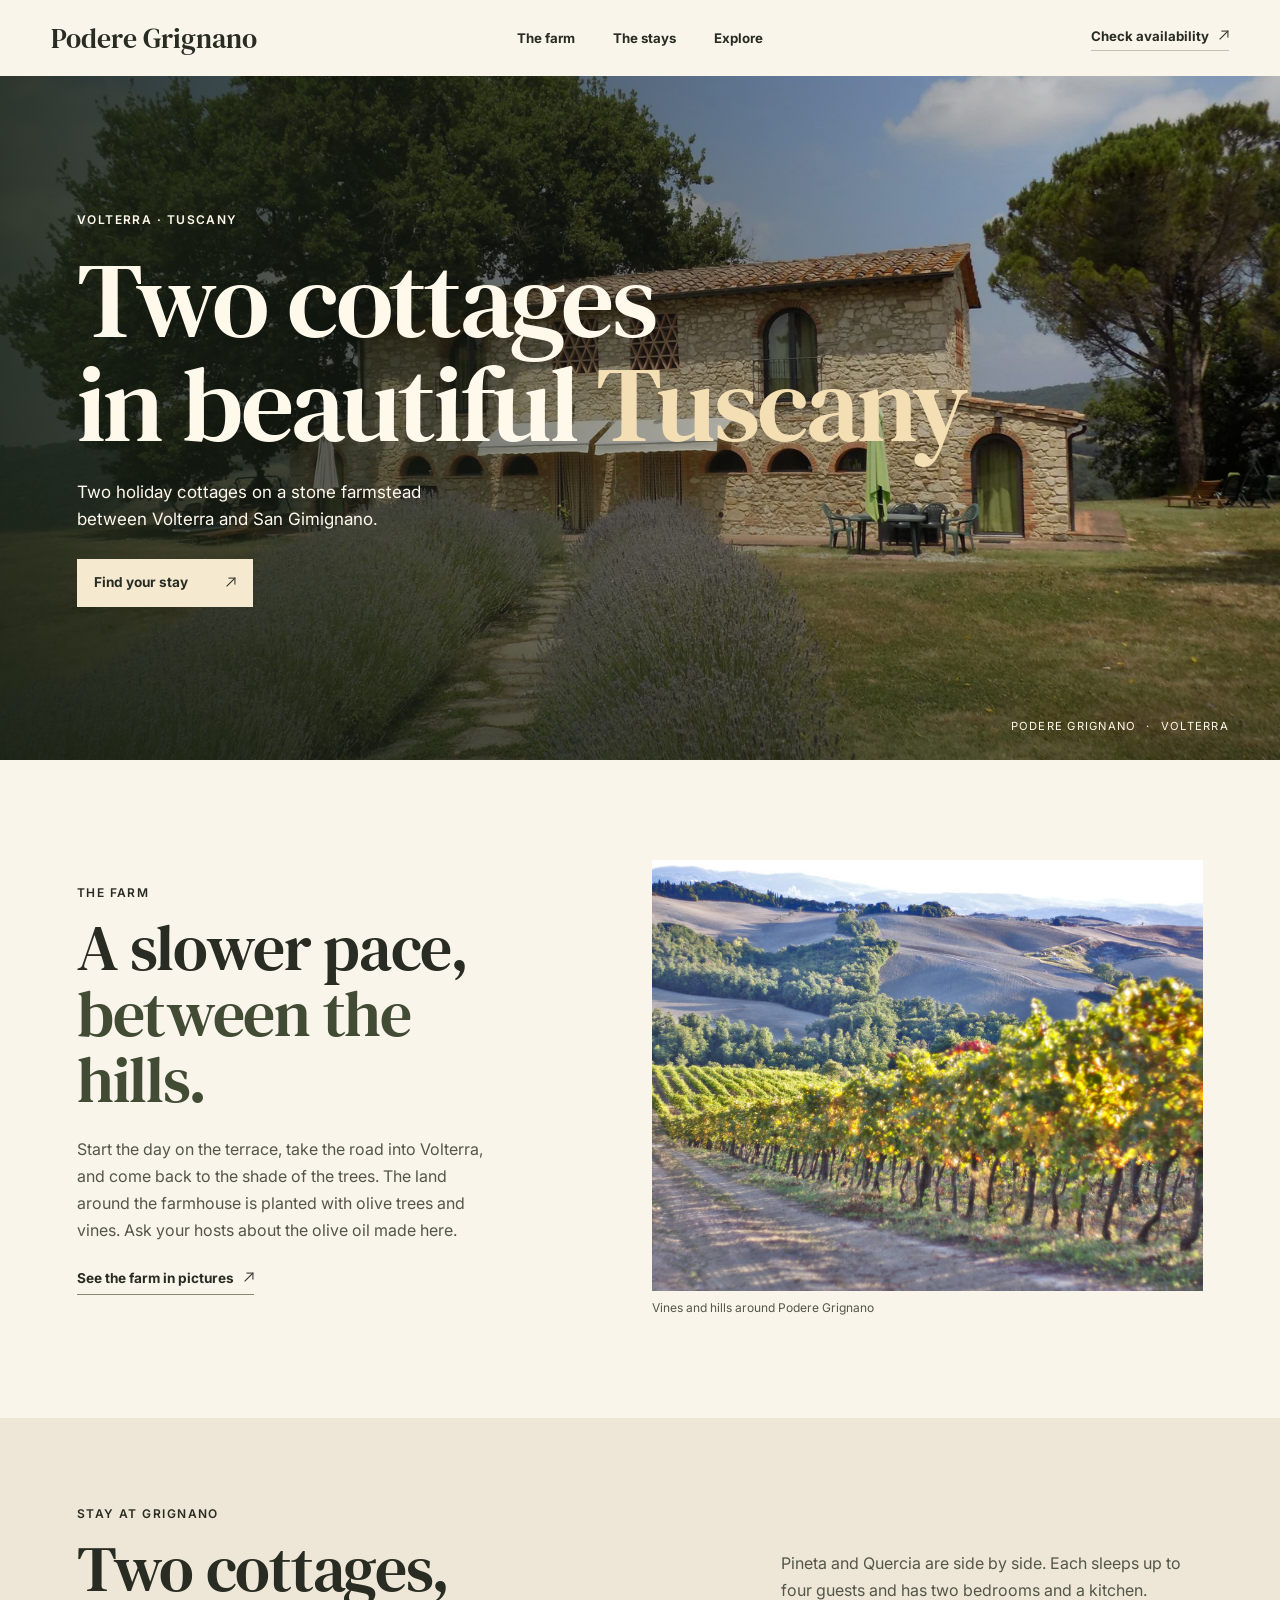
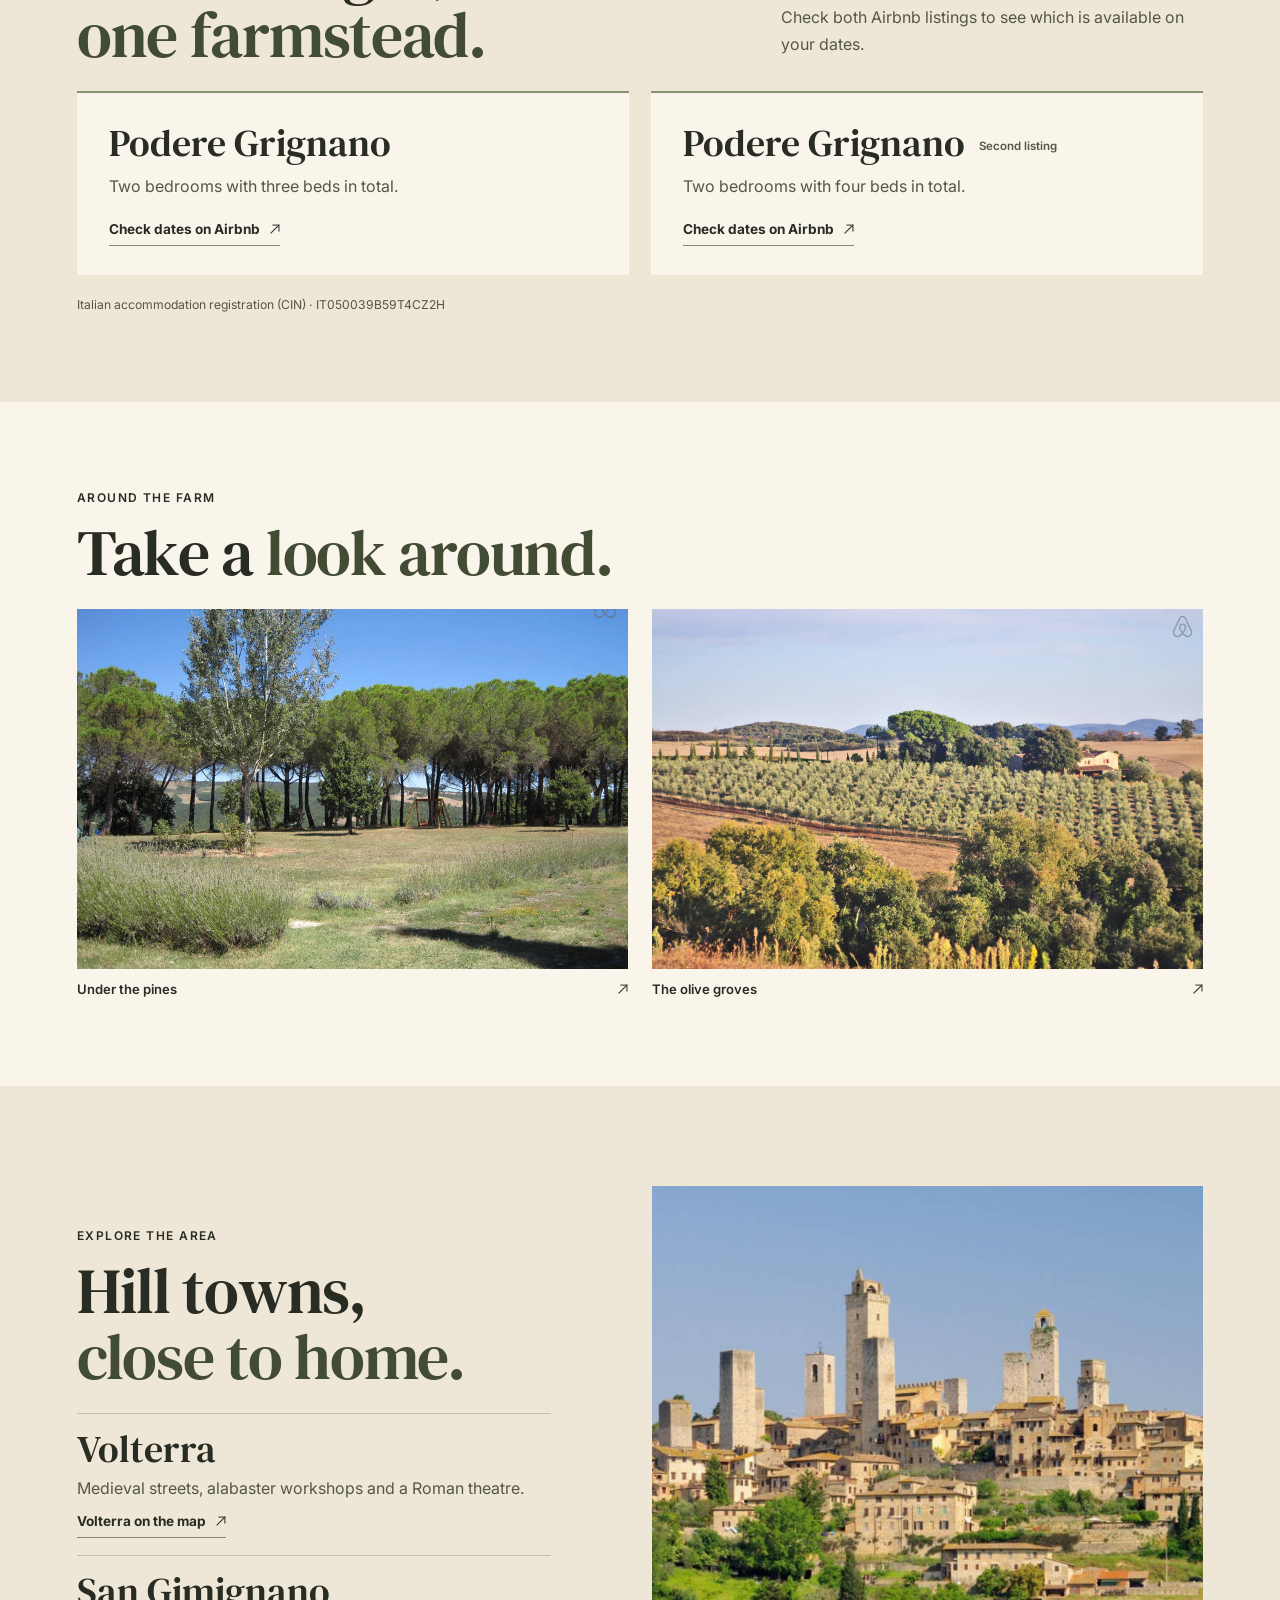
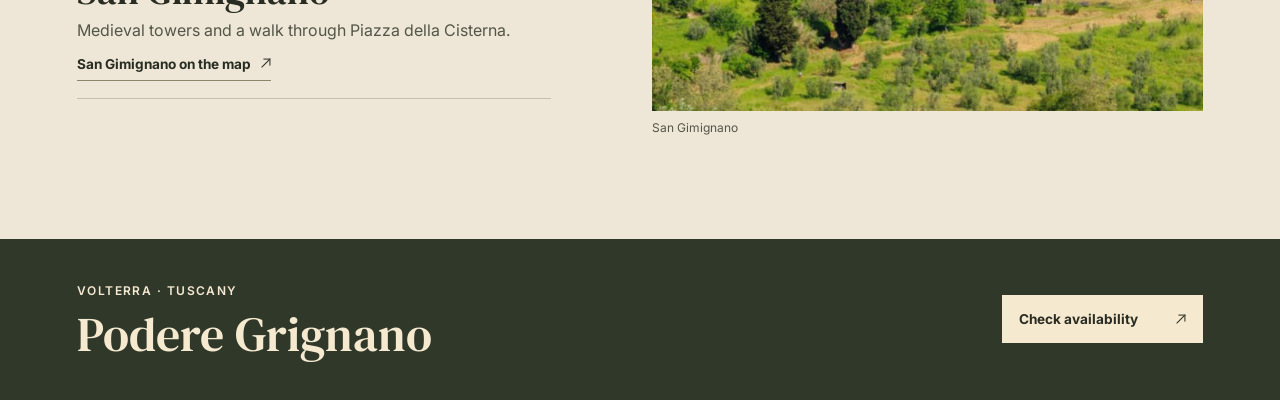
<file: index.html>
<!doctype html>
<html lang="en">
<head>
  <meta charset="utf-8">
  <meta name="viewport" content="width=device-width, initial-scale=1">
  <meta name="theme-color" content="#30382a">
  <meta name="description" content="Two holiday cottages at Podere Grignano, a Tuscan farmstead in the countryside between Volterra and San Gimignano.">
  <title>Podere Grignano | A farm stay near Volterra, Tuscany</title>
  <link rel="preconnect" href="https://fonts.googleapis.com">
  <link rel="preconnect" href="https://fonts.gstatic.com" crossorigin>
  <link href="https://fonts.googleapis.com/css2?family=DM+Serif+Text&amp;family=Inter:wght@400;500;600;700&amp;display=swap" rel="stylesheet">
  <link rel="stylesheet" href="styles.css">
  <script src="site.js" defer></script>
</head>
<body>
  <a class="skip" href="#main">Skip to content</a>
  <header class="header" id="top">
    <div class="header-inner">
      <a class="brand" href="#top">Podere <em>Grignano</em></a>
      <nav aria-label="Main navigation">
        <a href="#farm">The farm</a>
        <a href="#stays">The stays</a>
        <a href="#explore">Explore</a>
      </nav>
      <a class="header-book" href="#stays">Check availability <span class="arrow" aria-hidden="true"></span></a>
    </div>
  </header>
  <main id="main">
    <section class="hero" aria-labelledby="welcome">
      <img class="hero-image" src="images/farmhouse.webp" alt="Lavender-lined path leading to the stone farmhouse at Podere Grignano" width="1600" height="1200" fetchpriority="high">
      <div class="hero-content shell">
        <p class="kicker">Volterra · Tuscany</p>
        <h1 id="welcome">Two cottages<br>in beautiful <em>Tuscany</em></h1>
        <p class="hero-text">Two holiday cottages on a stone farmstead between Volterra and San Gimignano.</p>
        <a class="button" href="#stays">Find your stay <span class="arrow" aria-hidden="true"></span></a>
      </div>
      <div class="hero-note">Podere Grignano <span aria-hidden="true">·</span> Volterra</div>
    </section>

    <section class="intro shell" id="farm">
      <div class="intro-copy">
        <p class="kicker">The farm</p>
        <h2>A slower pace,<br><em>between the hills.</em></h2>
        <p>Start the day on the terrace, take the road into Volterra, and come back to the shade of the trees. The land around the farmhouse is planted with olive trees and vines. Ask your hosts about the olive oil made here.</p>
        <a class="text-link" href="#gallery">See the farm in pictures <span class="arrow" aria-hidden="true"></span></a>
      </div>
      <figure class="intro-photo">
        <img src="images/about.jpg" width="1024" height="683" loading="lazy" alt="Vineyard rows with wooded Tuscan hills in the distance">
        <figcaption>Vines and hills around Podere Grignano</figcaption>
      </figure>
    </section>

    <section class="stays" id="stays">
      <div class="shell">
        <div class="section-heading">
          <div>
            <p class="kicker">Stay at Grignano</p>
            <h2>Two cottages,<br><em>one farmstead.</em></h2>
          </div>
          <p>Pineta and Quercia are side by side. Each sleeps up to four guests and has two bedrooms and a kitchen. Check both Airbnb listings to see which is available on your dates.</p>
        </div>
        <div class="stay-grid">
          <article class="stay">
            <h3>Podere Grignano</h3>
            <p>Two bedrooms with three beds in total.</p>
            <a class="text-link" href="https://www.airbnb.com/rooms/221158">Check dates on Airbnb <span class="arrow" aria-hidden="true"></span></a>
          </article>
          <article class="stay">
            <h3>Podere Grignano <span>Second listing</span></h3>
            <p>Two bedrooms with four beds in total.</p>
            <a class="text-link" href="https://www.airbnb.com/rooms/2635783">Check dates on Airbnb <span class="arrow" aria-hidden="true"></span></a>
          </article>
        </div>
        <p class="registration">Italian accommodation registration (CIN) · IT050039B59T4CZ2H</p>
      </div>
    </section>

    <section class="gallery shell" id="gallery">
      <p class="kicker">Around the farm</p>
      <h2>Take a <em>look around.</em></h2>
      <div class="gallery-grid">
        <a class="gallery-photo" href="images/gallery-02.jpg">
          <img src="images/gallery-02.jpg" width="910" height="683" loading="lazy" alt="Pine trees and a sunny lawn at Podere Grignano">
          <span>Under the pines <span class="arrow" aria-hidden="true"></span></span>
        </a>
        <a class="gallery-photo" href="images/gallery-03.jpg">
          <img src="images/gallery-03.jpg" width="1024" height="683" loading="lazy" alt="Olive trees across fields beneath the Tuscan hills">
          <span>The olive groves <span class="arrow" aria-hidden="true"></span></span>
        </a>
      </div>
    </section>

    <section class="explore" id="explore">
      <div class="shell explore-inner">
        <div>
          <p class="kicker">Explore the area</p>
          <h2>Hill towns,<br><em>close to home.</em></h2>
          <div class="destinations">
            <div><h3>Volterra</h3><p>Medieval streets, alabaster workshops and a Roman theatre.</p><a class="text-link" href="https://www.google.com/maps/search/?api=1&amp;query=Volterra%2C%20Italy">Volterra on the map <span class="arrow" aria-hidden="true"></span></a></div>
            <div><h3>San Gimignano</h3><p>Medieval towers and a walk through Piazza della Cisterna.</p><a class="text-link" href="https://www.google.com/maps/search/?api=1&amp;query=San%20Gimignano%2C%20Italy">San Gimignano on the map <span class="arrow" aria-hidden="true"></span></a></div>
          </div>
        </div>
        <figure>
          <img src="images/gallery-04.jpg" width="1024" height="683" loading="lazy" alt="Medieval towers rising above the hillside town of San Gimignano">
          <figcaption>San Gimignano</figcaption>
        </figure>
      </div>
    </section>
  </main>
  <footer class="footer">
    <div class="shell footer-inner">
      <div><p class="kicker">Volterra · Tuscany</p><p class="brand">Podere <em>Grignano</em></p></div>
      <a class="button" href="#stays">Check availability <span class="arrow" aria-hidden="true"></span></a>
    </div>
  </footer>
  <dialog class="lightbox" aria-label="Photo viewer">
    <form method="dialog"><button type="submit" aria-label="Close photo">×</button></form>
    <figure><img alt=""><figcaption></figcaption></figure>
  </dialog>
</body>
</html>
</file>
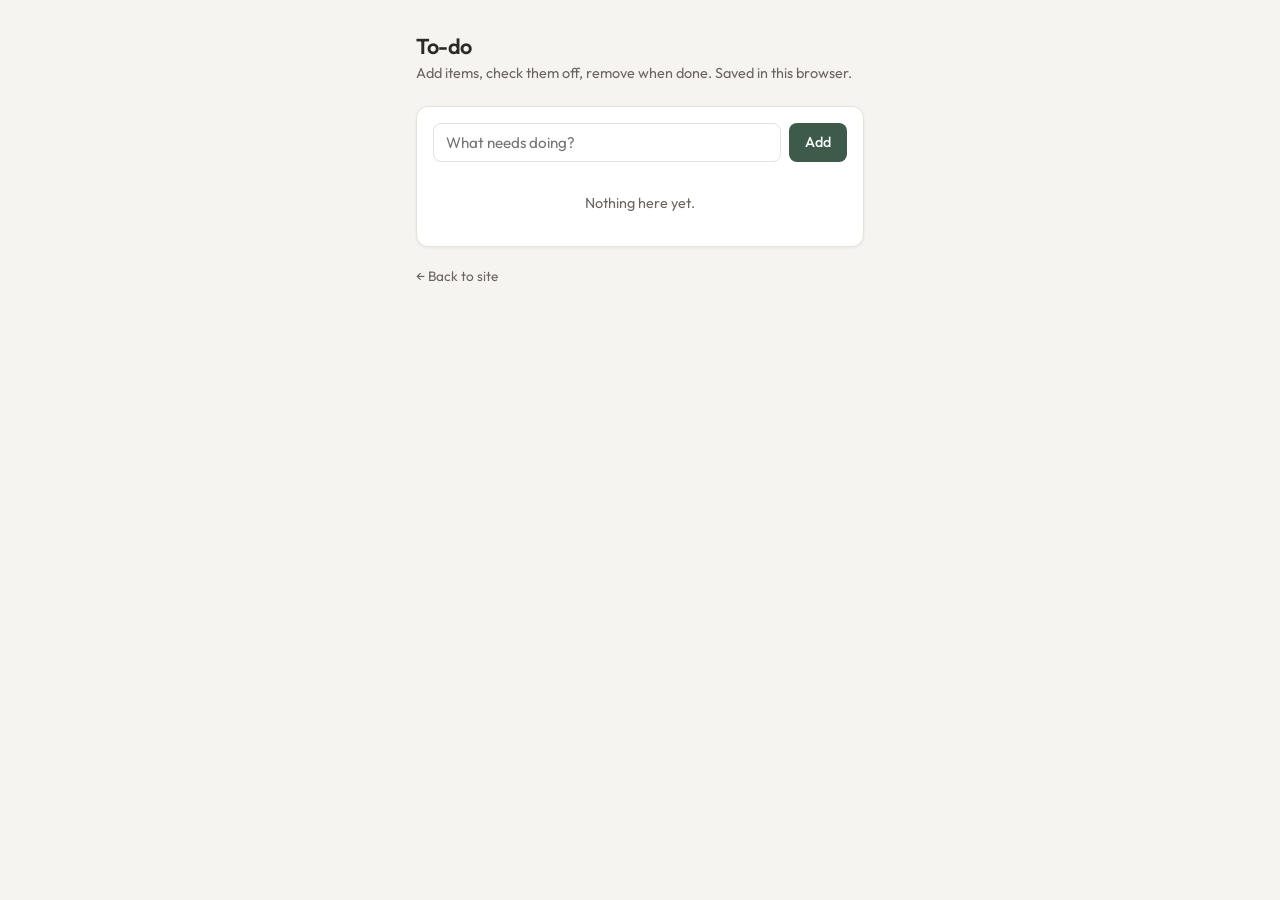
<file: todo.html>
<!DOCTYPE html>
<html lang="en">
<head>
  <meta charset="UTF-8" />
  <meta name="viewport" content="width=device-width, initial-scale=1.0" />
  <title>Small to-do</title>
  <link rel="preconnect" href="https://fonts.googleapis.com" />
  <link rel="preconnect" href="https://fonts.gstatic.com" crossorigin />
  <link href="https://fonts.googleapis.com/css2?family=Outfit:wght@400;500;600&display=swap" rel="stylesheet" />
  <style>
    :root {
      --bg: #f6f4f0;
      --card: #fff;
      --text: #2c2a26;
      --muted: #6b6560;
      --accent: #3d5a4a;
      --accent-hover: #324a3d;
      --line: #e5e2dc;
      --done: #9a948b;
    }
    * { box-sizing: border-box; }
    body {
      margin: 0;
      min-height: 100vh;
      font-family: "Outfit", system-ui, sans-serif;
      background: var(--bg);
      color: var(--text);
      padding: 2rem 1.25rem;
    }
    .wrap {
      max-width: 28rem;
      margin: 0 auto;
    }
    h1 {
      font-size: 1.35rem;
      font-weight: 600;
      margin: 0 0 0.25rem;
      letter-spacing: -0.02em;
    }
    .sub {
      color: var(--muted);
      font-size: 0.9rem;
      margin: 0 0 1.5rem;
    }
    .card {
      background: var(--card);
      border-radius: 12px;
      padding: 1rem;
      box-shadow: 0 1px 3px rgba(44, 42, 38, 0.06);
      border: 1px solid var(--line);
    }
    .row {
      display: flex;
      gap: 0.5rem;
      margin-bottom: 1rem;
    }
    input[type="text"] {
      flex: 1;
      border: 1px solid var(--line);
      border-radius: 8px;
      padding: 0.55rem 0.75rem;
      font: inherit;
      font-size: 0.95rem;
    }
    input[type="text"]:focus {
      outline: 2px solid var(--accent);
      outline-offset: 1px;
      border-color: transparent;
    }
    button.add {
      border: none;
      border-radius: 8px;
      padding: 0.55rem 1rem;
      font: inherit;
      font-weight: 500;
      font-size: 0.9rem;
      background: var(--accent);
      color: #fff;
      cursor: pointer;
    }
    button.add:hover {
      background: var(--accent-hover);
    }
    ul {
      list-style: none;
      margin: 0;
      padding: 0;
    }
    li {
      display: flex;
      align-items: center;
      gap: 0.6rem;
      padding: 0.5rem 0;
      border-bottom: 1px solid var(--line);
      font-size: 0.95rem;
    }
    li:last-child { border-bottom: none; }
    li label {
      flex: 1;
      display: flex;
      align-items: center;
      gap: 0.55rem;
      cursor: pointer;
      min-width: 0;
    }
    li input[type="checkbox"] {
      width: 1.05rem;
      height: 1.05rem;
      accent-color: var(--accent);
      flex-shrink: 0;
    }
    li span.text {
      word-break: break-word;
    }
    li.done span.text {
      color: var(--done);
      text-decoration: line-through;
    }
    button.del {
      border: none;
      background: transparent;
      color: var(--muted);
      font: inherit;
      font-size: 0.8rem;
      cursor: pointer;
      padding: 0.25rem 0.35rem;
      border-radius: 4px;
    }
    button.del:hover {
      color: #c45c4a;
      background: rgba(196, 92, 74, 0.08);
    }
    .empty {
      color: var(--muted);
      font-size: 0.9rem;
      text-align: center;
      padding: 1rem 0 0.25rem;
    }
    .back {
      display: inline-block;
      margin-top: 1.25rem;
      font-size: 0.85rem;
      color: var(--muted);
      text-decoration: none;
    }
    .back:hover { color: var(--accent); }
  </style>
</head>
<body>
  <div class="wrap">
    <h1>To-do</h1>
    <p class="sub">Add items, check them off, remove when done. Saved in this browser.</p>
    <div class="card">
      <form class="row" id="form" autocomplete="off">
        <input type="text" id="input" placeholder="What needs doing?" maxlength="200" aria-label="New task" />
        <button type="submit" class="add">Add</button>
      </form>
      <ul id="list" aria-live="polite"></ul>
      <p class="empty" id="empty" hidden>Nothing here yet.</p>
    </div>
    <a class="back" href="index.html">← Back to site</a>
  </div>
  <script>
    (function () {
      var KEY = "small-todo-v1";
      var listEl = document.getElementById("list");
      var emptyEl = document.getElementById("empty");
      var inputEl = document.getElementById("input");
      var formEl = document.getElementById("form");

      function load() {
        try {
          var raw = localStorage.getItem(KEY);
          var data = raw ? JSON.parse(raw) : [];
          return Array.isArray(data) ? data : [];
        } catch (e) {
          return [];
        }
      }

      function save(items) {
        localStorage.setItem(KEY, JSON.stringify(items));
      }

      function render() {
        var items = load();
        listEl.innerHTML = "";
        emptyEl.hidden = items.length > 0;
        items.forEach(function (item, i) {
          var li = document.createElement("li");
          if (item.done) li.className = "done";

          var label = document.createElement("label");
          var cb = document.createElement("input");
          cb.type = "checkbox";
          cb.checked = item.done;
          cb.addEventListener("change", function () {
            var all = load();
            if (all[i]) {
              all[i].done = cb.checked;
              save(all);
              render();
            }
          });
          var span = document.createElement("span");
          span.className = "text";
          span.textContent = item.text;
          label.appendChild(cb);
          label.appendChild(span);
          li.appendChild(label);

          var del = document.createElement("button");
          del.type = "button";
          del.className = "del";
          del.textContent = "Remove";
          del.addEventListener("click", function () {
            var all = load();
            all.splice(i, 1);
            save(all);
            render();
          });
          li.appendChild(del);

          listEl.appendChild(li);
        });
      }

      formEl.addEventListener("submit", function (e) {
        e.preventDefault();
        var text = inputEl.value.trim();
        if (!text) return;
        var items = load();
        items.push({ text: text, done: false });
        save(items);
        inputEl.value = "";
        inputEl.focus();
        render();
      });

      render();
    })();
  </script>
</body>
</html>
</file>
<file: styles.css>
:root {
  --paper: #f9f5eb;
  --linen: #eee7d7;
  --ink: #292c22;
  --olive: #424b34;
  --muted: #535648;
  --rule: #c7bfae;
  --display: 'DM Serif Text', Georgia, serif;
  --body: Inter, system-ui, sans-serif;
}

* { box-sizing: border-box; }
html { scroll-behavior: smooth; }
body { margin: 0; color: var(--ink); background: var(--paper); font: 16px/1.7 var(--body); }
img { display: block; width: 100%; height: auto; }
a { color: inherit; text-decoration: none; }
button { font: inherit; }
:focus-visible { outline: 2px solid currentColor; outline-offset: 5px; }
h1, h2, h3, p, figure { margin: 0; }
h1, h2, h3, .brand { font-family: var(--display); font-weight: 400; }
h2 { font-size: clamp(2.5rem, 5vw, 4.55rem); line-height: 1.03; letter-spacing: -.02em; margin: .18em 0 .36em; }
h2 em, .brand em { font-style: normal; }
h2 em { color: var(--olive); }
h3 { font-size: clamp(1.65rem, 3vw, 2.5rem); line-height: 1.1; }
section[id] { scroll-margin-top: 20px; }
.shell { width: min(1160px, 88%); margin-inline: auto; }
.kicker { font-size: .75rem; letter-spacing: .12em; text-transform: uppercase; font-weight: 600; }
.skip { position: fixed; z-index: 5; top: 10px; left: 10px; background: var(--paper); padding: 9px 14px; transform: translateY(-150%); }
.skip:focus { transform: none; }

.header-inner { width: 92%; min-height: 76px; margin: auto; display: grid; grid-template-columns: 1fr auto 1fr; align-items: center; gap: 23px; }
.brand { font-size: 1.75rem; line-height: 1; white-space: nowrap; }
.header nav { display: flex; gap: clamp(15px, 3vw, 44px); }
.header nav a, .header-book { font-size: .83rem; font-weight: 700; }
.header nav a:hover, .header-book:hover { color: #687054; }
.header-book { justify-self: end; border-bottom: 1px solid var(--rule); padding-bottom: 3px; }

.hero { position: relative; isolation: isolate; overflow: hidden; min-height: clamp(530px, 76svh, 850px); display: grid; align-items: center; color: #fff9ec; background: var(--olive); }
.hero-image, .hero::after { position: absolute; inset: 0; z-index: -1; width: 100%; height: 100%; }
.hero-image { object-fit: cover; object-position: center 53%; }
.hero::after { content: ''; background: linear-gradient(90deg, #172014d9, #1c211b66 52%, #1b211311 82%), linear-gradient(0deg, #171c1473, transparent 34%); }
.hero-content { padding: 64px 0 83px; }
.hero h1 { margin: .16em 0 .22em; font-size: clamp(4.5rem, 8.3vw, 7.5rem); line-height: .98; letter-spacing: -.025em; }
.hero h1 em { color: #f4dfb5; font-style: normal; }
.hero-text { max-width: 390px; font-size: 1.0625rem; line-height: 1.6; }
.button { display: inline-flex; align-items: center; justify-content: space-between; gap: 37px; background: #f5e9d0; color: var(--ink); padding: 12px 17px; min-height: 48px; font-weight: 700; font-size: .85rem; }
.hero .button { margin-top: 25px; }
.button:hover { background: #fff7e7; }
.hero-note { position: absolute; right: 4%; bottom: 24px; font-size: .7rem; letter-spacing: .11em; text-transform: uppercase; }
.hero-note span { padding: 0 6px; }

.intro, .explore-inner { display: grid; grid-template-columns: .86fr 1fr; gap: 9%; align-items: center; padding-block: 100px; }
.intro-copy > p:not(.kicker), .section-heading > p { max-width: 410px; color: var(--muted); }
.text-link { display: inline-block; padding-bottom: 4px; border-bottom: 1px solid #8c866e; font-size: .85rem; font-weight: 700; }
.text-link .arrow, .header-book .arrow { margin-left: 6px; }
.arrow { display: inline-block; position: relative; align-self: center; width: 11px; height: 11px; transform: rotate(-45deg); vertical-align: -.04em; }
.arrow::before { content: ''; position: absolute; inset: 5px 0 auto; border-top: 1px solid; }
.arrow::after { content: ''; position: absolute; right: 0; top: 2px; width: 6px; height: 6px; border-right: 1px solid; border-top: 1px solid; transform: rotate(45deg); }
.text-link:hover { border-color: currentColor; color: #596947; }
.intro .text-link { margin-top: 22px; }
.intro-photo img, .explore figure img { aspect-ratio: 1.28; object-fit: cover; background: var(--linen); }
figcaption { margin-top: 7px; font-size: .75rem; color: var(--muted); }

.stays, .explore { background: var(--linen); }
.stays, .gallery { padding-block: 86px; }
.section-heading { display: grid; grid-template-columns: 1fr .7fr; gap: 9%; align-items: end; }
.section-heading > p { padding-bottom: 32px; }
.stay-grid { display: grid; grid-template-columns: 1fr 1fr; gap: 22px; }
.stay { background: var(--paper); border-top: 2px solid #899373; padding: 29px 32px; }
.stay p { margin-top: 9px; color: var(--muted); }
.stay h3 span { display: inline-block; margin-left: 6px; font: 600 .72rem var(--body); color: var(--muted); vertical-align: middle; }
.stay .text-link { margin-top: 18px; }
.registration { margin-top: 20px; font-size: .76rem; color: var(--muted); }

.gallery-grid { display: grid; grid-template-columns: 1fr 1fr; gap: 24px; }
.gallery-photo { display: block; }
.gallery-photo img { aspect-ratio: 1.53; object-fit: cover; background: var(--linen); }
.gallery-photo > span { display: flex; justify-content: space-between; padding-top: 9px; font-size: .82rem; font-weight: 600; }
.gallery-photo:hover > span { text-decoration: underline; }
.lightbox { max-width: min(950px, calc(100% - 32px)); max-height: calc(100% - 28px); padding: 0; border: 0; background: var(--paper); color: var(--ink); }
.lightbox::backdrop { background: #151810e8; }
.lightbox form { position: absolute; right: 10px; top: 10px; }
.lightbox button { border: 0; border-radius: 50%; width: 42px; height: 42px; line-height: 1; background: var(--paper); color: var(--ink); font-size: 1.8rem; cursor: pointer; }
.lightbox img { max-height: 76vh; object-fit: contain; background: #22271d; }
.lightbox figcaption { padding: 1px 15px 12px; }

.destinations > div { padding: 14px 0 17px; border-top: 1px solid var(--rule); }
.destinations > div:last-child { border-bottom: 1px solid var(--rule); }
.destinations p { margin: 5px 0; color: var(--muted); }
.explore figure img { aspect-ratio: 1.05; }
.footer { background: #30382a; color: #f5e9d0; padding-block: 42px; }
.footer-inner { display: flex; align-items: center; justify-content: space-between; gap: 22px; }
.footer .brand { margin-top: 9px; font-size: clamp(1.9rem, 4.2vw, 3rem); }

@media (max-width: 740px) {
  .shell { width: calc(100% - 36px); }
  .header-inner { width: calc(100% - 36px); min-height: 0; grid-template-columns: 1fr auto; gap: 7px 12px; padding-block: 12px 8px; }
  .header nav { grid-row: 2; grid-column: 1 / -1; gap: 21px; }
  .header nav a { padding: 3px 0; }
  .header-book { grid-column: 2; grid-row: 1; font-size: .74rem; }
  .brand { font-size: clamp(1.2rem, 4.75vw, 1.5rem); }
  .hero { min-height: clamp(510px, 71svh, 690px); }
  .hero-image { object-position: 58% center; }
  .hero h1 { font-size: clamp(2.9rem, 10.7vw, 5rem); }
  .hero::after { background: linear-gradient(90deg, #171e16c9, #1c211b45), linear-gradient(0deg, #1b211392, transparent 40%); }
  .intro, .explore-inner, .section-heading { grid-template-columns: 1fr; gap: 23px; }
  .intro, .stays, .gallery, .explore-inner { padding-block: 58px; }
  .section-heading { gap: 0; }
  .section-heading > p { padding-bottom: 20px; }
  .stay { padding: 21px; }
}
@media (max-width: 495px) {
  .stay-grid { grid-template-columns: 1fr; gap: 12px; }
  .gallery-grid { gap: 12px; }
  .gallery-photo > span { font-size: .74rem; }
  .footer-inner { flex-direction: column; align-items: flex-start; }
}
@media (prefers-reduced-motion: reduce) {
  html { scroll-behavior: auto; }
}
</file>
